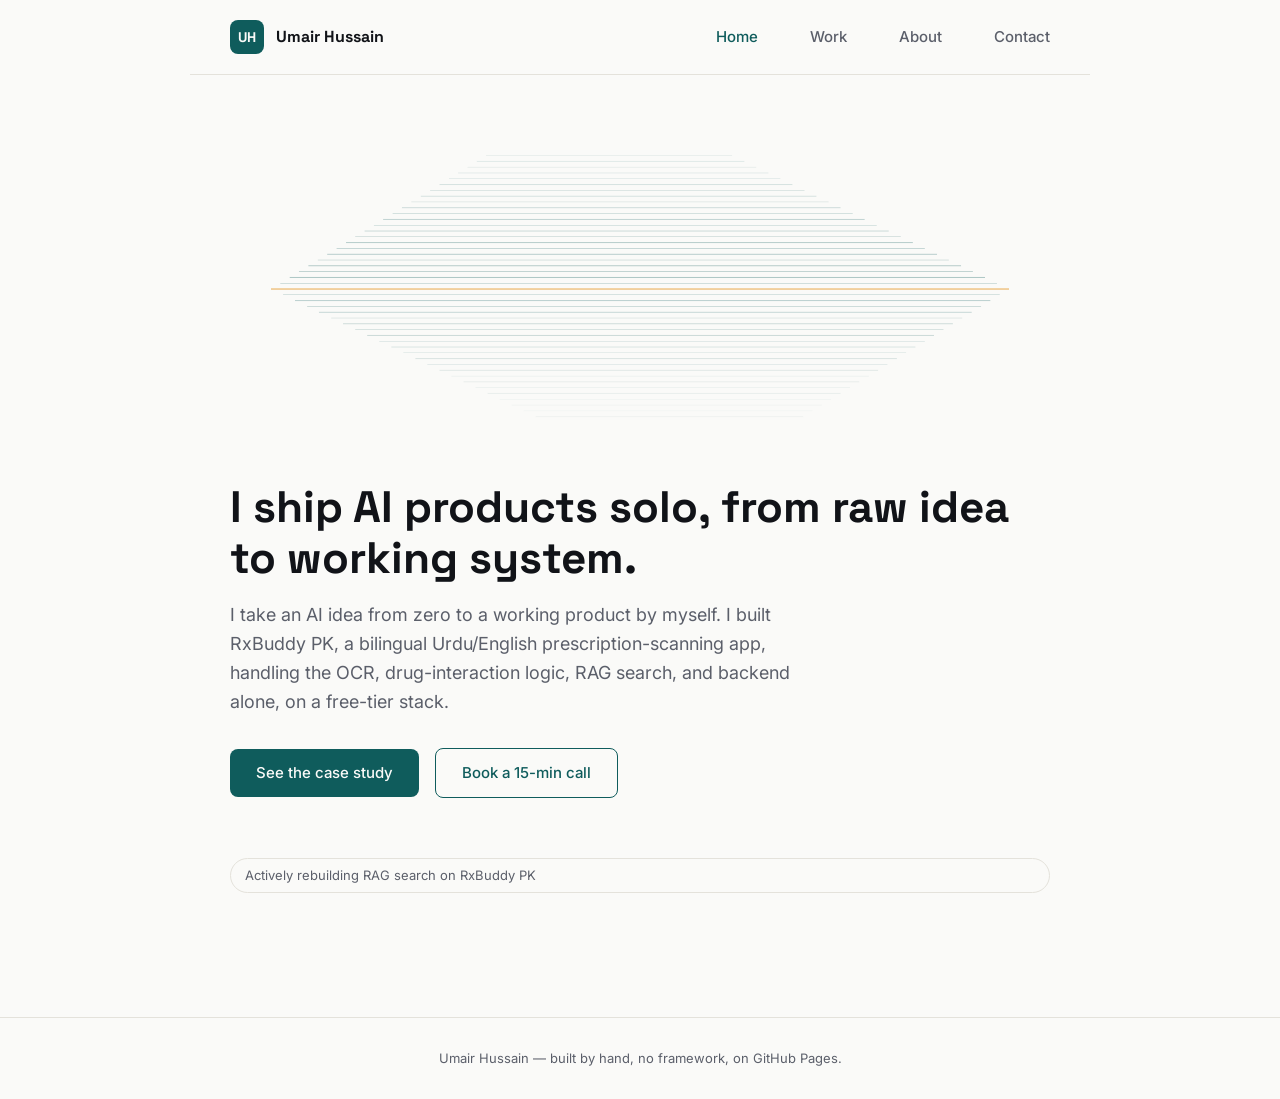
<file: index.html>
<!DOCTYPE html>
<html lang="en">
<head>
<meta charset="UTF-8">
<meta name="viewport" content="width=device-width, initial-scale=1.0">
<title>Umair Hussain — AI Product Builder</title>
<link rel="icon" href="images/favicon_32.png">
<link rel="preconnect" href="https://fonts.googleapis.com">
<link rel="preconnect" href="https://fonts.gstatic.com" crossorigin>
<link href="https://fonts.googleapis.com/css2?family=Space+Grotesk:wght@700&family=Inter:wght@400;500;600&display=swap" rel="stylesheet">
<link rel="stylesheet" href="style.css">
</head>
<body>
<header>
  <a class="brand" href="index.html">
    <div class="mark"><span>UH</span></div>
    <span class="brand-name">Umair Hussain</span>
  </a>
  <nav>
    <a href="index.html" class="active">Home</a>
    <a href="work.html">Work</a>
    <a href="about.html">About</a>
    <a href="contact.html">Contact</a>
  </nav>
</header>

<main>
  <img class="hero-banner" src="images/hero_b.png" alt="">
  <h1>I ship AI products solo, from raw idea to working system.</h1>
  <p class="tag">I take an AI idea from zero to a working product by myself. I built RxBuddy PK, a bilingual Urdu/English prescription-scanning app, handling the OCR, drug-interaction logic, RAG search, and backend alone, on a free-tier stack.</p>
  <a class="cta" href="work.html">See the case study</a>
  <a class="cta secondary" href="contact.html">Book a 15-min call</a>

  <div class="status" style="display:block; margin-top:60px;"><span class="dot"></span> Actively rebuilding RAG search on RxBuddy PK</div>
</main>

<footer>Umair Hussain — built by hand, no framework, on GitHub Pages.</footer>
</body>
</html>
</file>
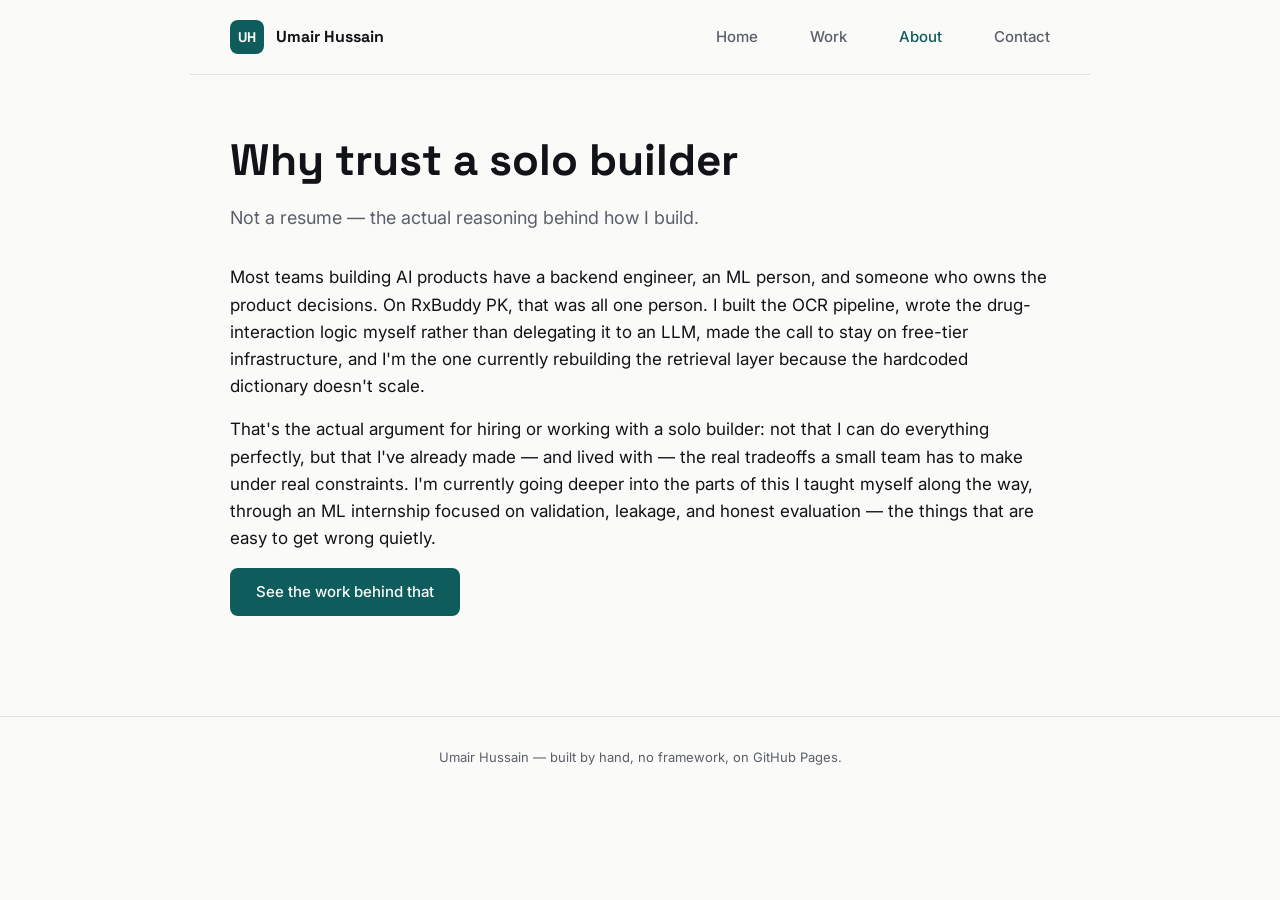
<file: about.html>
<!DOCTYPE html>
<html lang="en">
<head>
<meta charset="UTF-8">
<meta name="viewport" content="width=device-width, initial-scale=1.0">
<title>About — Umair Hussain</title>
<link rel="icon" href="images/favicon_32.png">
<link rel="preconnect" href="https://fonts.googleapis.com">
<link rel="preconnect" href="https://fonts.gstatic.com" crossorigin>
<link href="https://fonts.googleapis.com/css2?family=Space+Grotesk:wght@700&family=Inter:wght@400;500;600&display=swap" rel="stylesheet">
<link rel="stylesheet" href="style.css">
</head>
<body>
<header>
  <a class="brand" href="index.html">
    <div class="mark"><span>UH</span></div>
    <span class="brand-name">Umair Hussain</span>
  </a>
  <nav>
    <a href="index.html">Home</a>
    <a href="work.html">Work</a>
    <a href="about.html" class="active">About</a>
    <a href="contact.html">Contact</a>
  </nav>
</header>

<main>
  <h1>Why trust a solo builder</h1>
  <p class="tag">Not a resume — the actual reasoning behind how I build.</p>

  <p>Most teams building AI products have a backend engineer, an ML person, and someone who owns the product decisions. On RxBuddy PK, that was all one person. I built the OCR pipeline, wrote the drug-interaction logic myself rather than delegating it to an LLM, made the call to stay on free-tier infrastructure, and I'm the one currently rebuilding the retrieval layer because the hardcoded dictionary doesn't scale.</p>

  <p>That's the actual argument for hiring or working with a solo builder: not that I can do everything perfectly, but that I've already made — and lived with — the real tradeoffs a small team has to make under real constraints. I'm currently going deeper into the parts of this I taught myself along the way, through an ML internship focused on validation, leakage, and honest evaluation — the things that are easy to get wrong quietly.</p>

  <a class="cta" href="work.html">See the work behind that</a>
</main>

<footer>Umair Hussain — built by hand, no framework, on GitHub Pages.</footer>
</body>
</html>
</file>
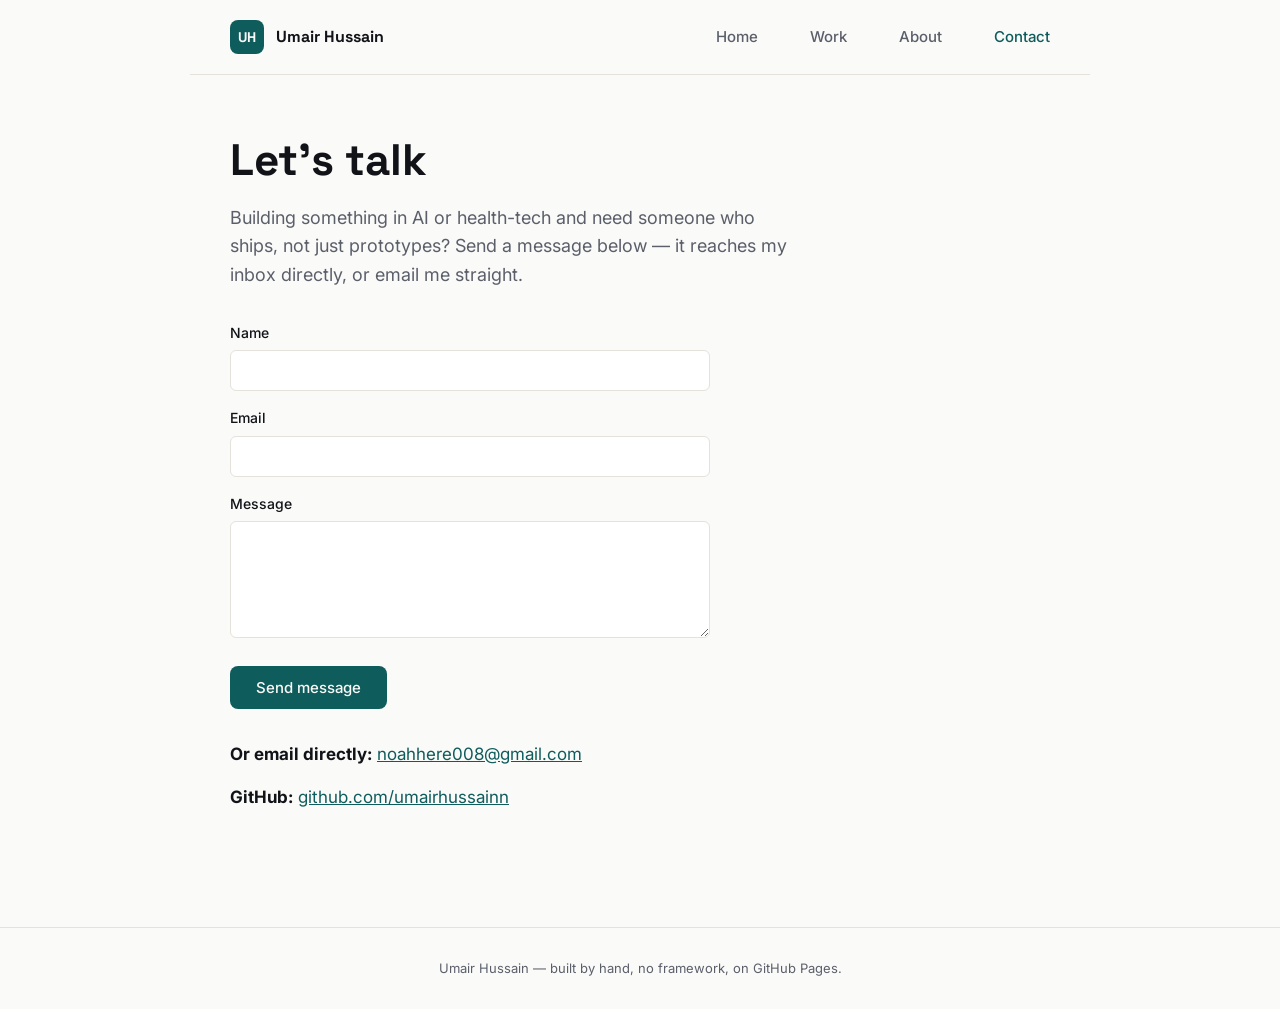
<file: contact.html>
<!DOCTYPE html>
<html lang="en">
<head>
<meta charset="UTF-8">
<meta name="viewport" content="width=device-width, initial-scale=1.0">
<title>Contact — Umair Hussain</title>
<link rel="icon" href="images/favicon_32.png">
<link rel="preconnect" href="https://fonts.googleapis.com">
<link rel="preconnect" href="https://fonts.gstatic.com" crossorigin>
<link href="https://fonts.googleapis.com/css2?family=Space+Grotesk:wght@700&family=Inter:wght@400;500;600&display=swap" rel="stylesheet">
<link rel="stylesheet" href="style.css">
</head>
<body>
<header>
  <a class="brand" href="index.html">
    <div class="mark"><span>UH</span></div>
    <span class="brand-name">Umair Hussain</span>
  </a>
  <nav>
    <a href="index.html">Home</a>
    <a href="work.html">Work</a>
    <a href="about.html">About</a>
    <a href="contact.html" class="active">Contact</a>
  </nav>
</header>

<main>
  <h1>Let's talk</h1>
  <p class="tag">Building something in AI or health-tech and need someone who ships, not just prototypes? Send a message below — it reaches my inbox directly, or email me straight.</p>

  <form action="https://formspree.io/f/mkjwbzaw" method="POST" style="max-width:480px; margin-bottom:32px;">
    <div style="margin-bottom:16px;">
      <label for="name" style="display:block; font-size:14px; font-weight:500; margin-bottom:6px;">Name</label>
      <input type="text" id="name" name="name" required style="width:100%; padding:10px 12px; border:1px solid var(--line); border-radius:6px; font-family:'Inter',sans-serif; font-size:15px; box-sizing:border-box;">
    </div>
    <div style="margin-bottom:16px;">
      <label for="email" style="display:block; font-size:14px; font-weight:500; margin-bottom:6px;">Email</label>
      <input type="email" id="email" name="_replyto" required style="width:100%; padding:10px 12px; border:1px solid var(--line); border-radius:6px; font-family:'Inter',sans-serif; font-size:15px; box-sizing:border-box;">
    </div>
    <div style="margin-bottom:20px;">
      <label for="message" style="display:block; font-size:14px; font-weight:500; margin-bottom:6px;">Message</label>
      <textarea id="message" name="message" rows="5" required style="width:100%; padding:10px 12px; border:1px solid var(--line); border-radius:6px; font-family:'Inter',sans-serif; font-size:15px; box-sizing:border-box; resize:vertical;"></textarea>
    </div>
    <button type="submit" class="cta" style="border:none; cursor:pointer; font-family:'Inter',sans-serif;">Send message</button>
  </form>

  <p><strong>Or email directly:</strong> <a href="mailto:noahhere008@gmail.com" style="color:var(--main);">noahhere008@gmail.com</a></p>
  <p><strong>GitHub:</strong> <a href="https://github.com/umairhussainn" style="color:var(--main);">github.com/umairhussainn</a></p>
</main>

<footer>Umair Hussain — built by hand, no framework, on GitHub Pages.</footer>
</body>
</html>
</file>
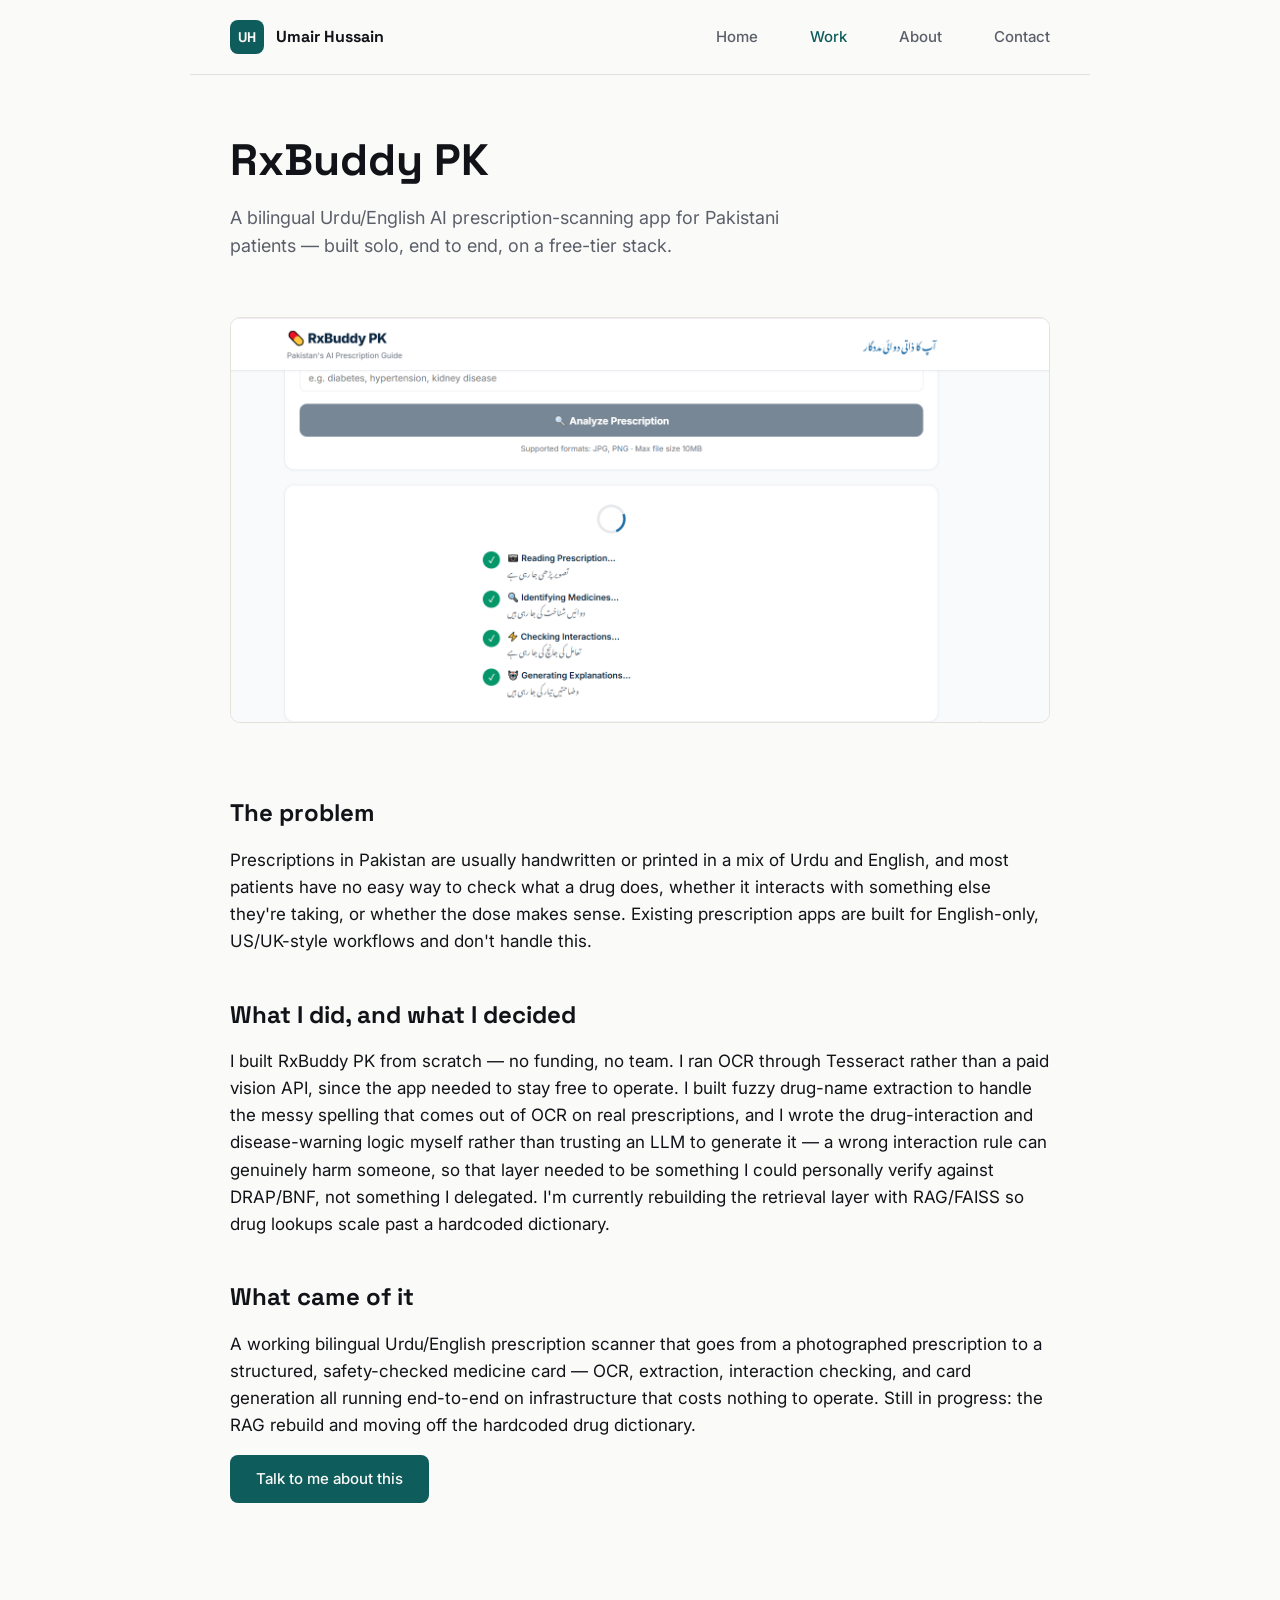
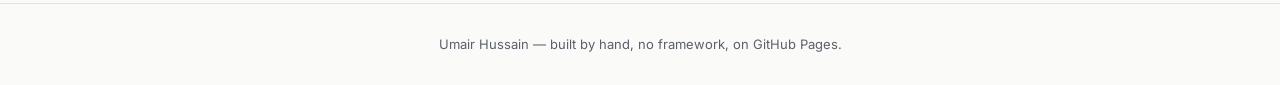
<file: work.html>
<!DOCTYPE html>
<html lang="en">
<head>
<meta charset="UTF-8">
<meta name="viewport" content="width=device-width, initial-scale=1.0">
<title>Work — Umair Hussain</title>
<link rel="icon" href="images/favicon_32.png">
<link rel="preconnect" href="https://fonts.googleapis.com">
<link rel="preconnect" href="https://fonts.gstatic.com" crossorigin>
<link href="https://fonts.googleapis.com/css2?family=Space+Grotesk:wght@700&family=Inter:wght@400;500;600&display=swap" rel="stylesheet">
<link rel="stylesheet" href="style.css">
</head>
<body>
<header>
  <a class="brand" href="index.html">
    <div class="mark"><span>UH</span></div>
    <span class="brand-name">Umair Hussain</span>
  </a>
  <nav>
    <a href="index.html">Home</a>
    <a href="work.html" class="active">Work</a>
    <a href="about.html">About</a>
    <a href="contact.html">Contact</a>
  </nav>
</header>

<main>
  <h1>RxBuddy PK</h1>
  <p class="tag">A bilingual Urdu/English AI prescription-scanning app for Pakistani patients — built solo, end to end, on a free-tier stack.</p>

  <img class="shot" src="images/rxbuddy_product_screenshot.png" alt="RxBuddy PK product screenshot showing the bilingual analysis pipeline">

  <h2>The problem</h2>
  <p>Prescriptions in Pakistan are usually handwritten or printed in a mix of Urdu and English, and most patients have no easy way to check what a drug does, whether it interacts with something else they're taking, or whether the dose makes sense. Existing prescription apps are built for English-only, US/UK-style workflows and don't handle this.</p>

  <h2>What I did, and what I decided</h2>
  <p>I built RxBuddy PK from scratch — no funding, no team. I ran OCR through Tesseract rather than a paid vision API, since the app needed to stay free to operate. I built fuzzy drug-name extraction to handle the messy spelling that comes out of OCR on real prescriptions, and I wrote the drug-interaction and disease-warning logic myself rather than trusting an LLM to generate it — a wrong interaction rule can genuinely harm someone, so that layer needed to be something I could personally verify against DRAP/BNF, not something I delegated. I'm currently rebuilding the retrieval layer with RAG/FAISS so drug lookups scale past a hardcoded dictionary.</p>

  <h2>What came of it</h2>
  <p>A working bilingual Urdu/English prescription scanner that goes from a photographed prescription to a structured, safety-checked medicine card — OCR, extraction, interaction checking, and card generation all running end-to-end on infrastructure that costs nothing to operate. Still in progress: the RAG rebuild and moving off the hardcoded drug dictionary.</p>

  <a class="cta" href="contact.html">Talk to me about this</a>
</main>

<footer>Umair Hussain — built by hand, no framework, on GitHub Pages.</footer>
</body>
</html>
</file>
<file: style.css>
:root {
  --main: #0F5C5C;
  --ink: #111318;
  --bg: #FAFAF8;
  --accent: #E8A33D;
  --muted: #5B5F6A;
  --line: #E4E2DB;
}
* { box-sizing: border-box; }
body {
  margin: 0;
  background: var(--bg);
  color: var(--ink);
  font-family: 'Inter', sans-serif;
  line-height: 1.6;
}
header {
  display: flex;
  align-items: center;
  justify-content: space-between;
  padding: 20px 40px;
  border-bottom: 1px solid var(--line);
  max-width: 900px;
  margin: 0 auto;
}
.brand { display: flex; align-items: center; gap: 12px; text-decoration: none; color: var(--ink); }
.mark { width: 34px; height: 34px; background: var(--main); border-radius: 8px; display: flex; align-items: center; justify-content: center; }
.mark span { font-family: 'Space Grotesk', sans-serif; font-weight: 700; font-size: 14px; color: var(--bg); }
.brand-name { font-family: 'Space Grotesk', sans-serif; font-weight: 700; font-size: 16px; }
nav { display: flex; gap: 28px; }
nav a { color: var(--muted); text-decoration: none; font-size: 15px; font-weight: 500; margin-left: 24px; }
nav a:first-child { margin-left: 0; }
nav a:hover, nav a.active { color: var(--main); }
main { max-width: 900px; margin: 0 auto; padding: 60px 40px 100px; }
h1 { font-family: 'Space Grotesk', sans-serif; font-weight: 700; font-size: clamp(30px, 5vw, 44px); line-height: 1.15; margin: 0 0 18px; }
h2 { font-family: 'Space Grotesk', sans-serif; font-weight: 700; font-size: 24px; margin: 40px 0 14px; }
p { color: var(--ink); font-size: 17px; margin: 0 0 16px; }
.tag { color: var(--muted); font-size: 18px; max-width: 560px; margin-bottom: 32px; }
.cta {
  display: inline-block;
  background: var(--main);
  color: var(--bg);
  text-decoration: none;
  padding: 12px 26px;
  border-radius: 8px;
  font-weight: 500;
  font-size: 15px;
}
.cta:hover { opacity: 0.9; }
.cta.secondary { background: transparent; border: 1.5px solid var(--main); color: var(--main); margin-left: 12px; }
img.shot { width: 100%; border-radius: 10px; border: 1px solid var(--line); margin: 24px 0; }
.hero-banner { width: 100%; border-radius: 10px; margin: 0 0 32px; }
.status {
  display: inline-flex; align-items: center; gap: 8px; font-size: 13px; color: var(--muted);
  border: 1px solid var(--line); padding: 6px 14px; border-radius: 999px; margin-bottom: 24px;
}
.dot { width: 8px; height: 8px; border-radius: 50%; background: var(--accent); }
footer { text-align: center; padding: 30px; color: var(--muted); font-size: 13px; border-top: 1px solid var(--line); }
ul.ugly { padding-left: 20px; }
ul.ugly li { margin-bottom: 8px; color: var(--muted); }

/* Mobile fixes — found by testing at real phone width (375px) */
@media (max-width: 600px) {
  header {
    flex-direction: column;
    align-items: flex-start;
    gap: 14px;
    padding: 18px 20px;
  }
  nav {
    flex-wrap: wrap;
    gap: 4px;
    width: 100%;
  }
  nav a { margin-left: 0; margin-right: 20px; font-size: 15px; }
  main { padding: 36px 20px 70px; }
  h1 { font-size: 26px; }
  .cta { display: block; width: 100%; text-align: center; box-sizing: border-box; }
  .cta.secondary { margin-left: 0 !important; margin-top: 12px; }
  img.shot { image-rendering: -webkit-optimize-contrast; }
}
</file>
